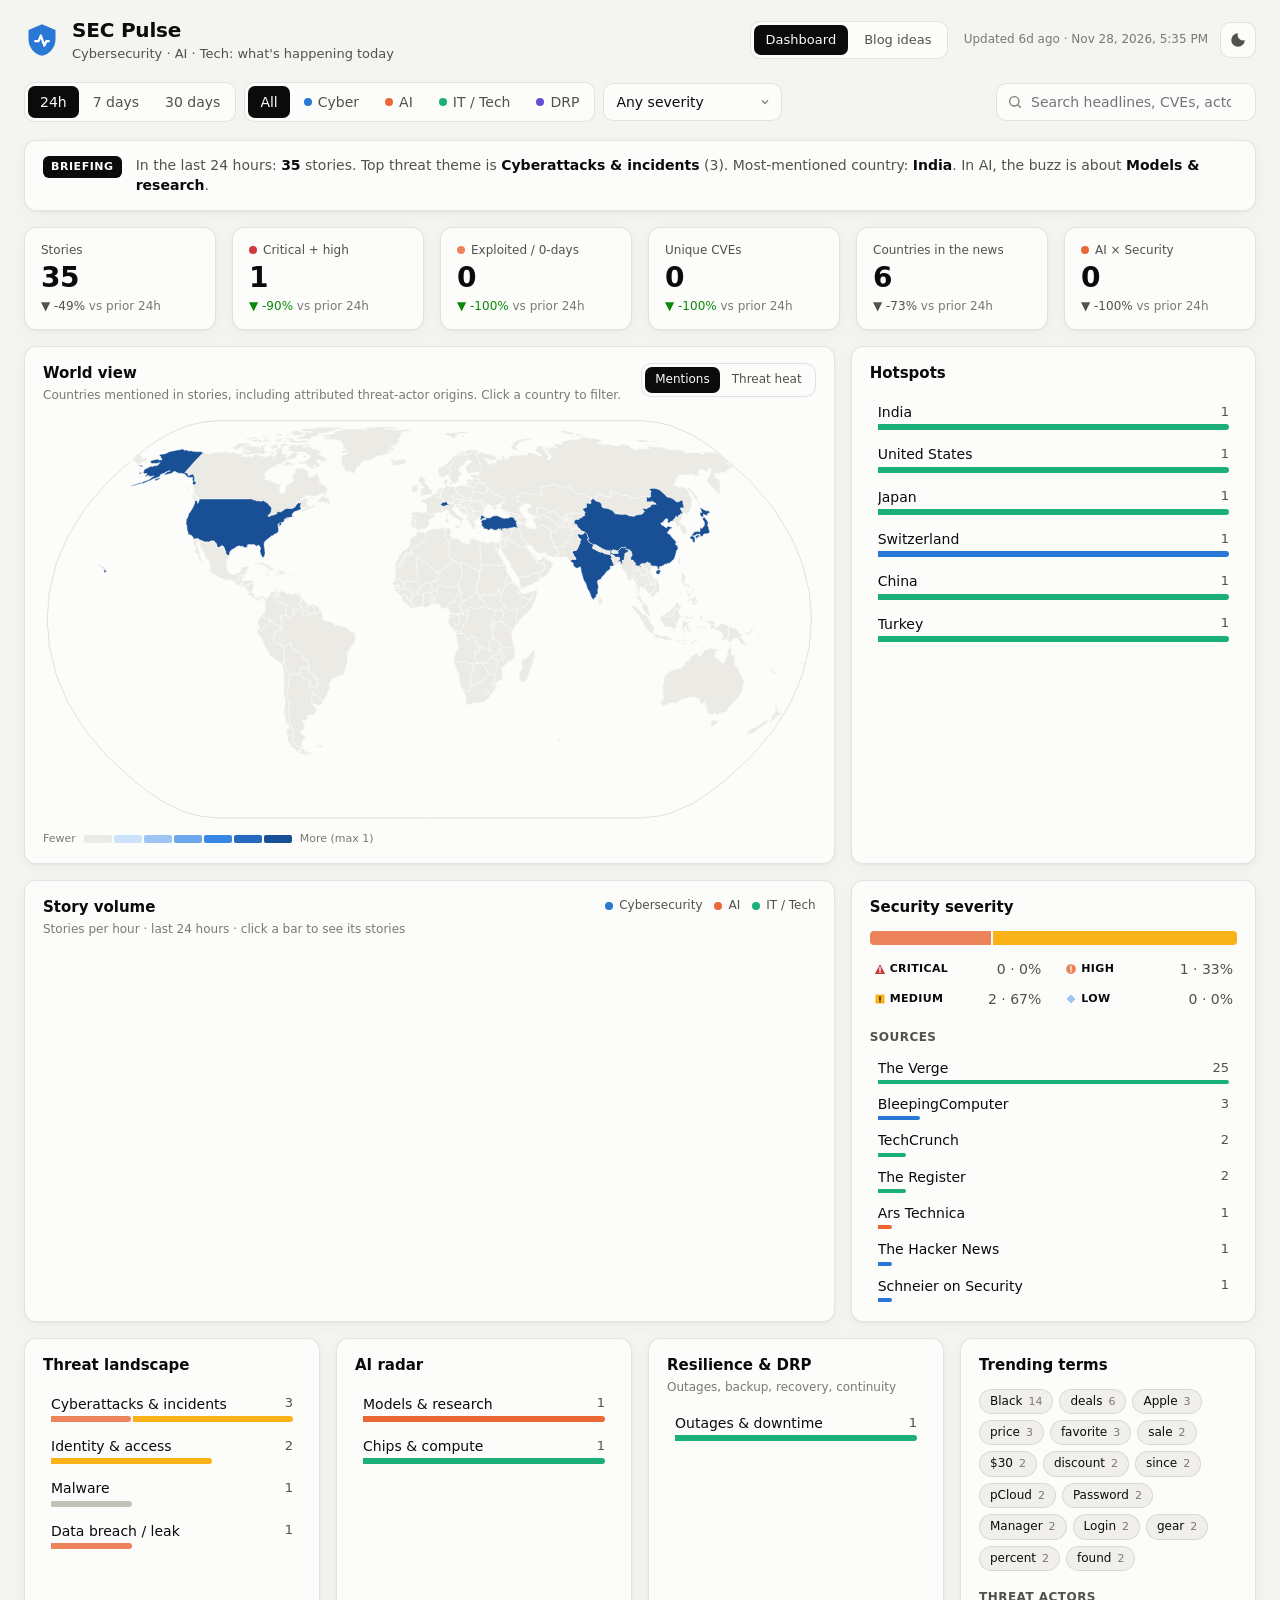
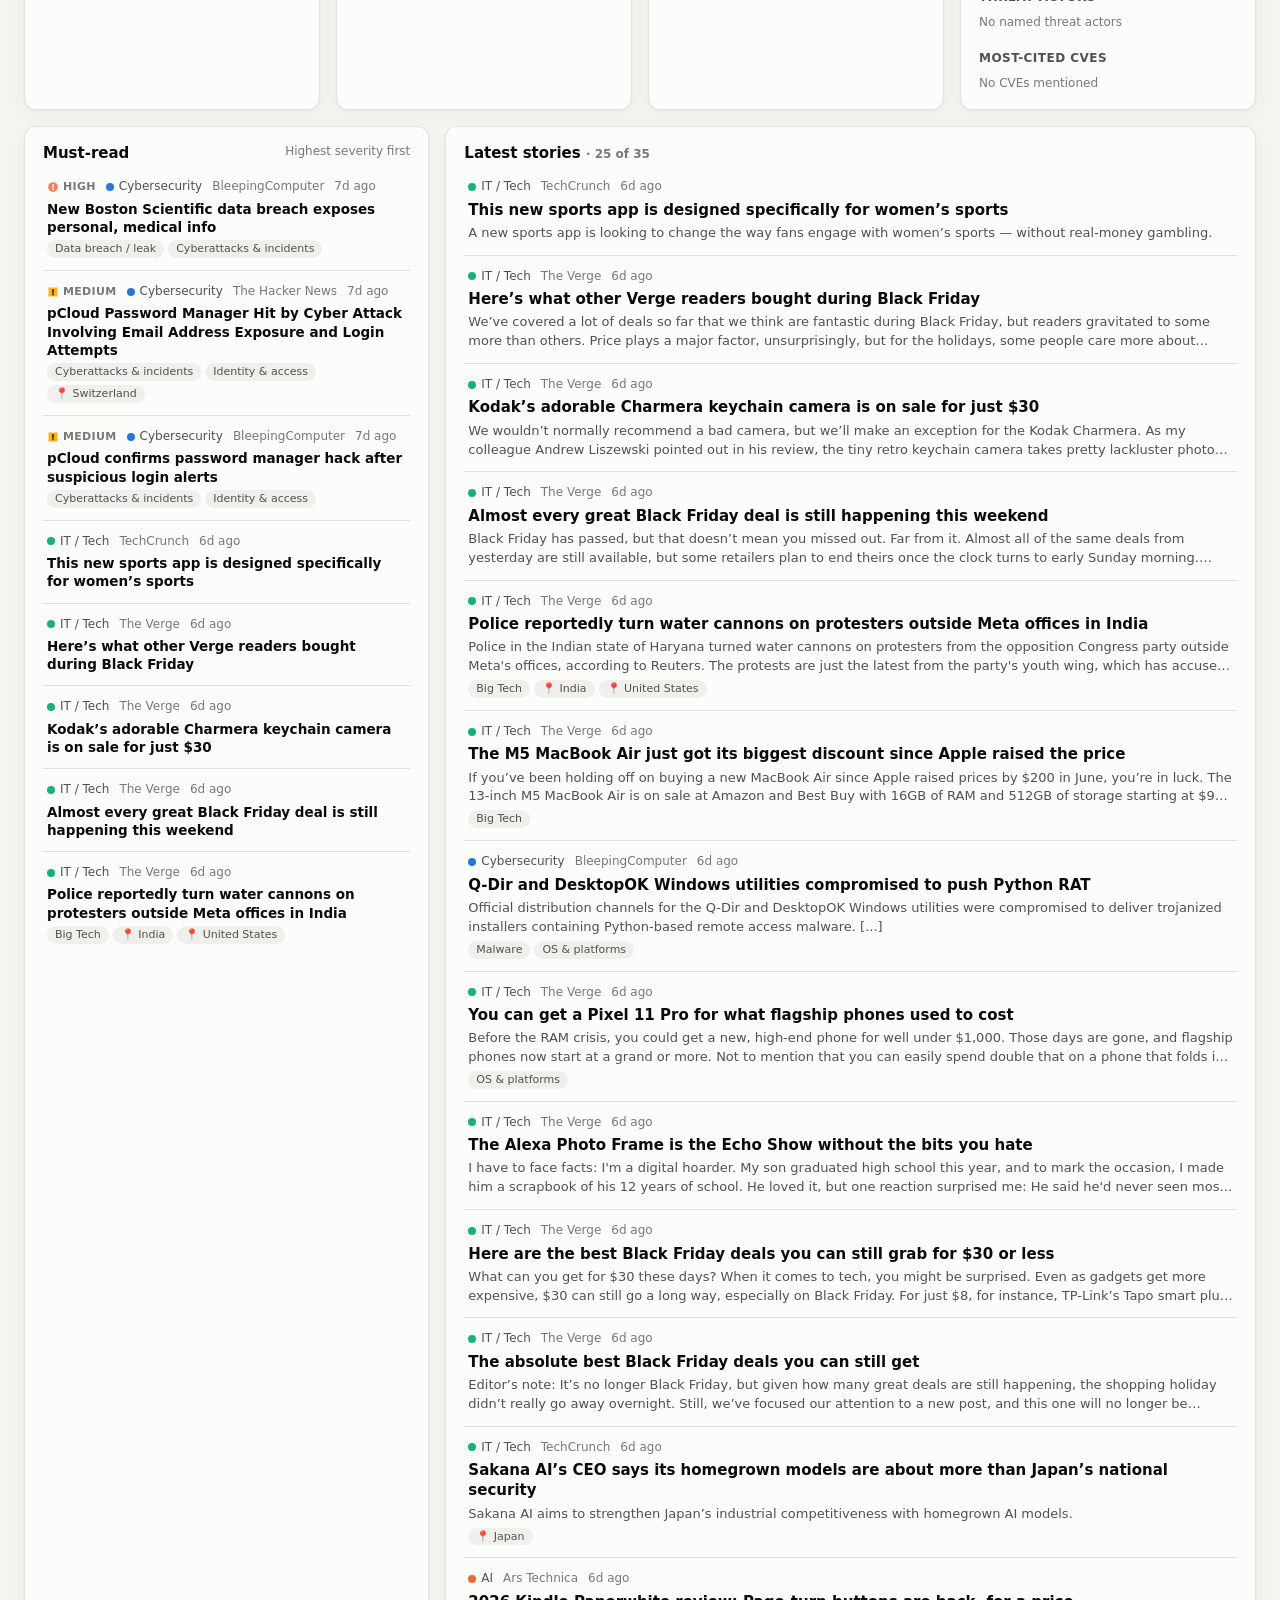
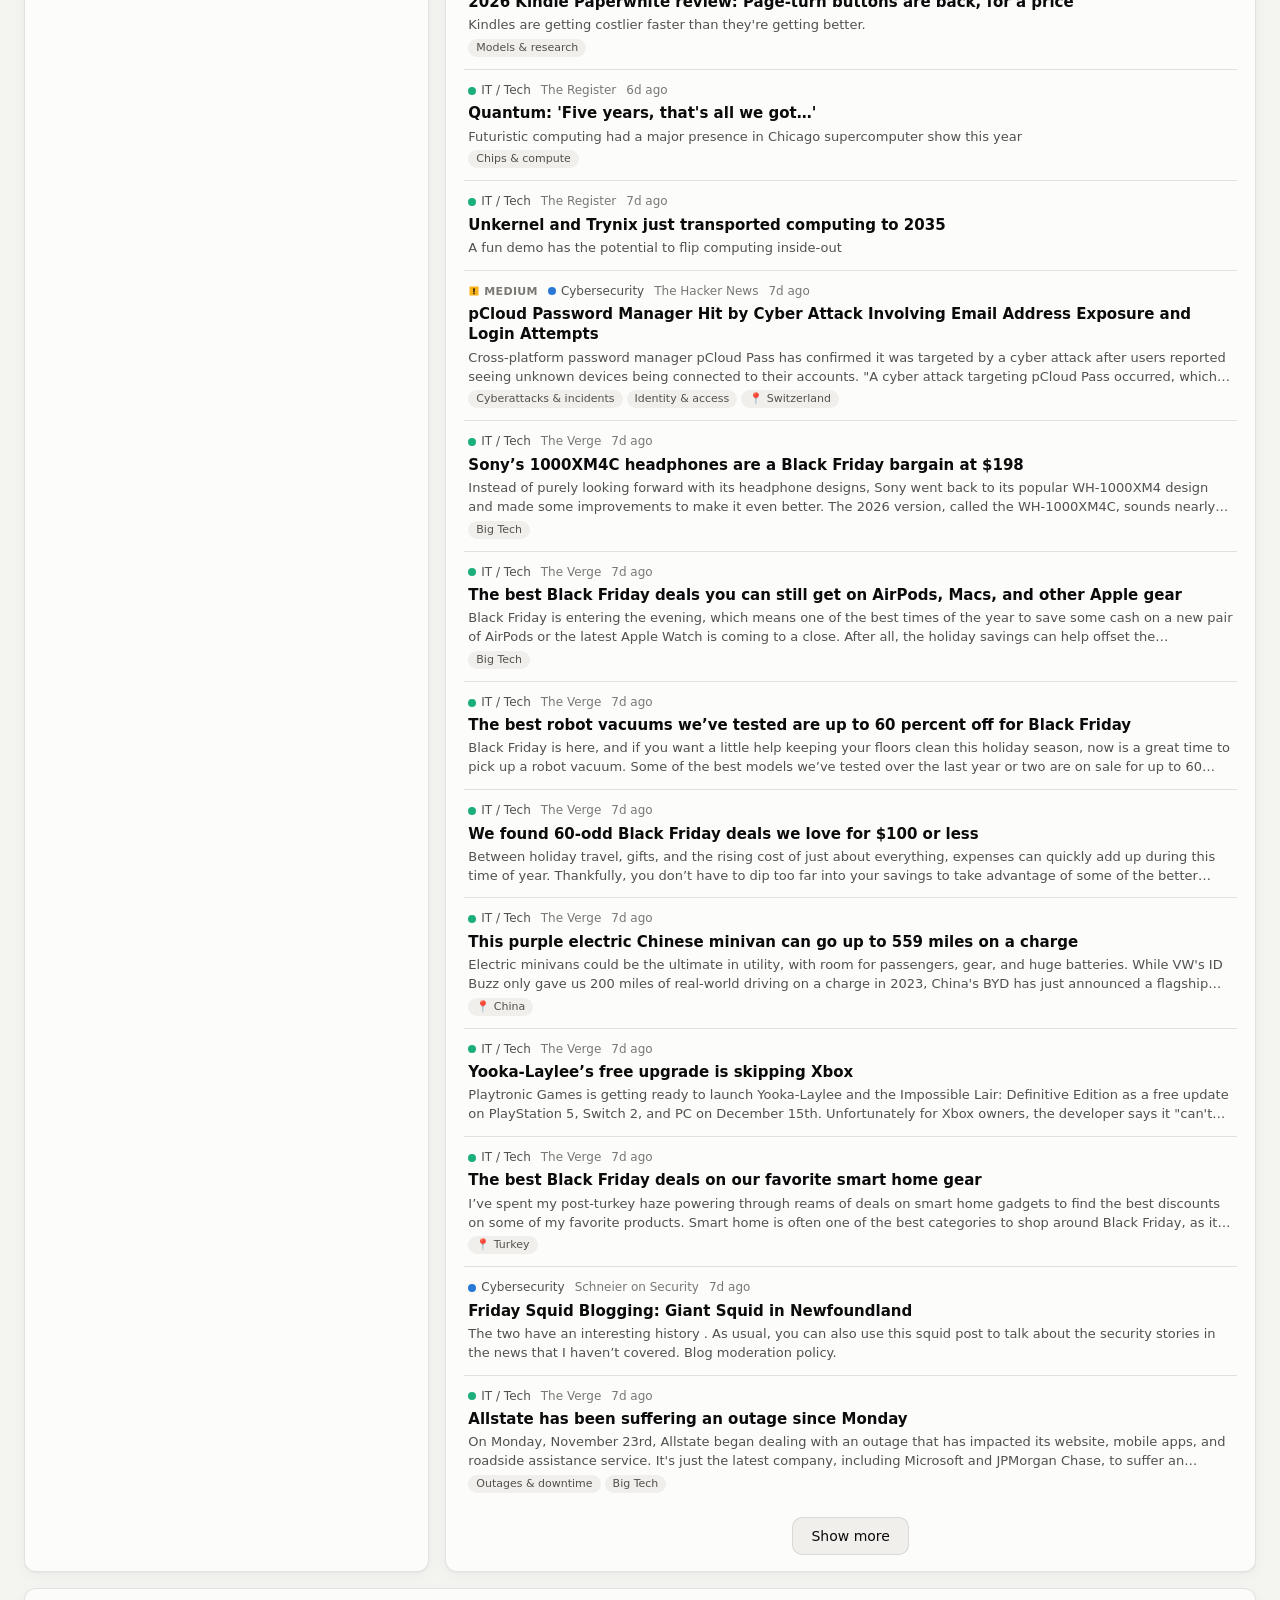
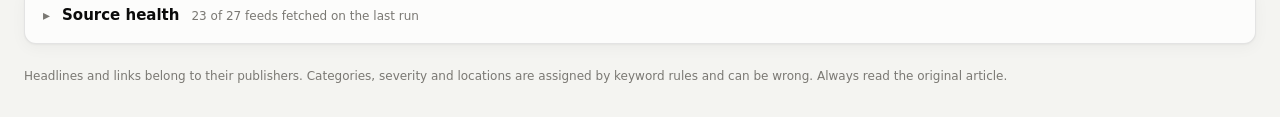
<file: docs/index.html>
<!doctype html>
<html lang="en">
<head>
  <meta charset="utf-8">
  <meta name="viewport" content="width=device-width, initial-scale=1">
  <title>SEC Pulse</title>
  <meta name="description" content="Daily dashboard of cybersecurity, AI and tech news from major sources, with statistics and a world map.">
  <link rel="icon" href="data:image/svg+xml,%3Csvg xmlns='http://www.w3.org/2000/svg' viewBox='0 0 32 32'%3E%3Cpath d='M16 2 4 7v8c0 7.5 5.1 13.4 12 15 6.9-1.6 12-7.5 12-15V7z' fill='%232a78d6'/%3E%3Cpath d='M10 17h3l2-5 3 9 2-4h2' fill='none' stroke='white' stroke-width='2' stroke-linecap='round' stroke-linejoin='round'/%3E%3C/svg%3E">
  <link rel="stylesheet" href="css/style.css">
  <script>
    try { const t = localStorage.getItem("sec-theme"); if (t) document.documentElement.dataset.theme = t; } catch (e) {}
  </script>
</head>
<body>
  <header class="topbar">
    <div class="brand">
      <svg viewBox="0 0 32 32" aria-hidden="true"><path d="M16 2 4 7v8c0 7.5 5.1 13.4 12 15 6.9-1.6 12-7.5 12-15V7z" fill="var(--series-cyber)"/><path d="M10 17h3l2-5 3 9 2-4h2" fill="none" stroke="#fff" stroke-width="2" stroke-linecap="round" stroke-linejoin="round"/></svg>
      <div>
        <h1>SEC Pulse</h1>
        <p class="sub">Cybersecurity · AI · Tech: what's happening today</p>
      </div>
    </div>
    <nav class="pages" aria-label="Pages">
      <a href="./" class="active" aria-current="page">Dashboard</a>
      <a href="ideas.html">Blog ideas</a>
    </nav>
    <div class="topbar-right">
      <span id="updated" class="muted">Loading…</span>
      <button id="theme-toggle" class="icon-btn" type="button" aria-label="Toggle dark mode" title="Toggle dark mode">
        <svg viewBox="0 0 24 24" aria-hidden="true"><path d="M12 3a9 9 0 1 0 9 9 7 7 0 0 1-9-9z" fill="currentColor"/></svg>
      </button>
    </div>
  </header>

  <nav class="filters" aria-label="Filters">
    <div class="seg" role="group" aria-label="Time range" id="range">
      <button type="button" data-range="1" class="active">24h</button>
      <button type="button" data-range="7">7 days</button>
      <button type="button" data-range="30">30 days</button>
    </div>
    <div class="seg" role="group" aria-label="Category" id="category">
      <button type="button" data-cat="all" class="active">All</button>
      <button type="button" data-cat="cyber"><i class="dot cyber"></i>Cyber</button>
      <button type="button" data-cat="ai"><i class="dot ai"></i>AI</button>
      <button type="button" data-cat="tech"><i class="dot tech"></i>IT / Tech</button>
      <button type="button" data-cat="drp" title="Resilience, disaster recovery and business continuity stories from any category"><i class="dot drp"></i>DRP</button>
    </div>
    <label class="select">
      <span class="visually-hidden">Minimum severity</span>
      <select id="severity">
        <option value="">Any severity</option>
        <option value="critical">Critical only</option>
        <option value="high">High and above</option>
        <option value="medium">Medium and above</option>
      </select>
    </label>
    <div id="active-filters" class="chips"></div>
    <label class="search">
      <span class="visually-hidden">Search headlines</span>
      <svg viewBox="0 0 24 24" aria-hidden="true"><circle cx="11" cy="11" r="7" fill="none" stroke="currentColor" stroke-width="2"/><path d="m20 20-3.5-3.5" stroke="currentColor" stroke-width="2" stroke-linecap="round"/></svg>
      <input id="search" type="search" placeholder="Search headlines, CVEs, actors…" autocomplete="off">
    </label>
  </nav>

  <main id="app">
    <section id="briefing" class="briefing card" aria-live="polite"></section>

    <section class="kpis" id="kpis" aria-label="Key figures"></section>

    <section class="grid two-one">
      <div class="card map-card">
        <div class="card-head">
          <div>
            <h2>World view</h2>
            <p class="muted small" id="map-caption">Countries mentioned in stories. Click a country to filter.</p>
          </div>
          <div class="seg small" role="group" aria-label="Map metric" id="map-metric">
            <button type="button" data-metric="mentions" class="active">Mentions</button>
            <button type="button" data-metric="heat">Threat heat</button>
          </div>
        </div>
        <div id="map" class="map" role="img" aria-label="World map of story mentions"></div>
        <div id="map-legend" class="map-legend"></div>
      </div>
      <div class="card">
        <div class="card-head"><h2>Hotspots</h2></div>
        <ol id="countries" class="barlist"></ol>
      </div>
    </section>

    <section class="grid two-one">
      <div class="card">
        <div class="card-head">
          <div>
            <h2>Story volume</h2>
            <p class="muted small" id="timeline-caption"></p>
          </div>
          <div class="legend" id="timeline-legend"></div>
        </div>
        <div class="chart-box"><canvas id="timeline" aria-label="Stories over time by category"></canvas></div>
      </div>
      <div class="card">
        <div class="card-head"><h2>Security severity</h2></div>
        <div id="severity-bar" class="stackbar"></div>
        <ul id="severity-legend" class="sev-legend"></ul>
        <h3 class="mini-title">Sources</h3>
        <ol id="sources-top" class="barlist compact"></ol>
      </div>
    </section>

    <section class="grid four">
      <div class="card">
        <div class="card-head"><h2>Threat landscape</h2></div>
        <ol id="threats" class="barlist"></ol>
      </div>
      <div class="card">
        <div class="card-head"><h2>AI radar</h2></div>
        <ol id="ai-topics" class="barlist"></ol>
      </div>
      <div class="card">
        <div class="card-head"><div><h2>Resilience &amp; DRP</h2><p class="muted small">Outages, backup, recovery, continuity</p></div></div>
        <ol id="drp-topics" class="barlist"></ol>
      </div>
      <div class="card">
        <div class="card-head"><h2>Trending terms</h2></div>
        <div id="trending" class="cloud"></div>
        <h3 class="mini-title">Threat actors</h3>
        <div id="actors" class="cloud"></div>
        <h3 class="mini-title">Most-cited CVEs</h3>
        <div id="cves" class="cloud"></div>
      </div>
    </section>

    <section class="grid one-two">
      <div class="card">
        <div class="card-head"><h2>Must-read</h2><span class="muted small">Highest severity first</span></div>
        <ol id="top-stories" class="stories compact"></ol>
      </div>
      <div class="card">
        <div class="card-head">
          <h2>Latest stories <span id="feed-count" class="muted small"></span></h2>
        </div>
        <ol id="feed" class="stories"></ol>
        <button id="more" type="button" class="more" hidden>Show more</button>
      </div>
    </section>

    <section class="card">
      <details>
        <summary><h2>Source health</h2><span class="muted small" id="source-summary"></span></summary>
        <div class="table-wrap"><table id="sources-table"><thead><tr><th>Source</th><th>Focus</th><th>Status</th><th class="num">Stories (window)</th></tr></thead><tbody></tbody></table></div>
      </details>
    </section>
  </main>

  <footer class="footer muted small">
    Headlines and links belong to their publishers. Categories, severity and locations are assigned by keyword rules and can be wrong. Always read the original article.
  </footer>

  <div id="drawer-backdrop" class="drawer-backdrop" hidden></div>
  <aside id="drawer" class="drawer" aria-labelledby="drawer-title" aria-hidden="true" tabindex="-1">
    <div class="drawer-head">
      <div>
        <p class="muted small" id="drawer-kicker">Selection</p>
        <h2 id="drawer-title">Stories</h2>
      </div>
      <button id="drawer-close" class="icon-btn" type="button" aria-label="Close panel">
        <svg viewBox="0 0 24 24" aria-hidden="true"><path d="M6 6l12 12M18 6 6 18" stroke="currentColor" stroke-width="2" stroke-linecap="round"/></svg>
      </button>
    </div>
    <div id="drawer-body" class="drawer-body"></div>
  </aside>

  <div id="tooltip" class="tooltip" role="tooltip" hidden></div>

  <script src="vendor/d3.min.js"></script>
  <script src="vendor/topojson-client.min.js"></script>
  <script src="vendor/chart.umd.js"></script>
  <script src="js/app.js"></script>
</body>
</html>
</file>
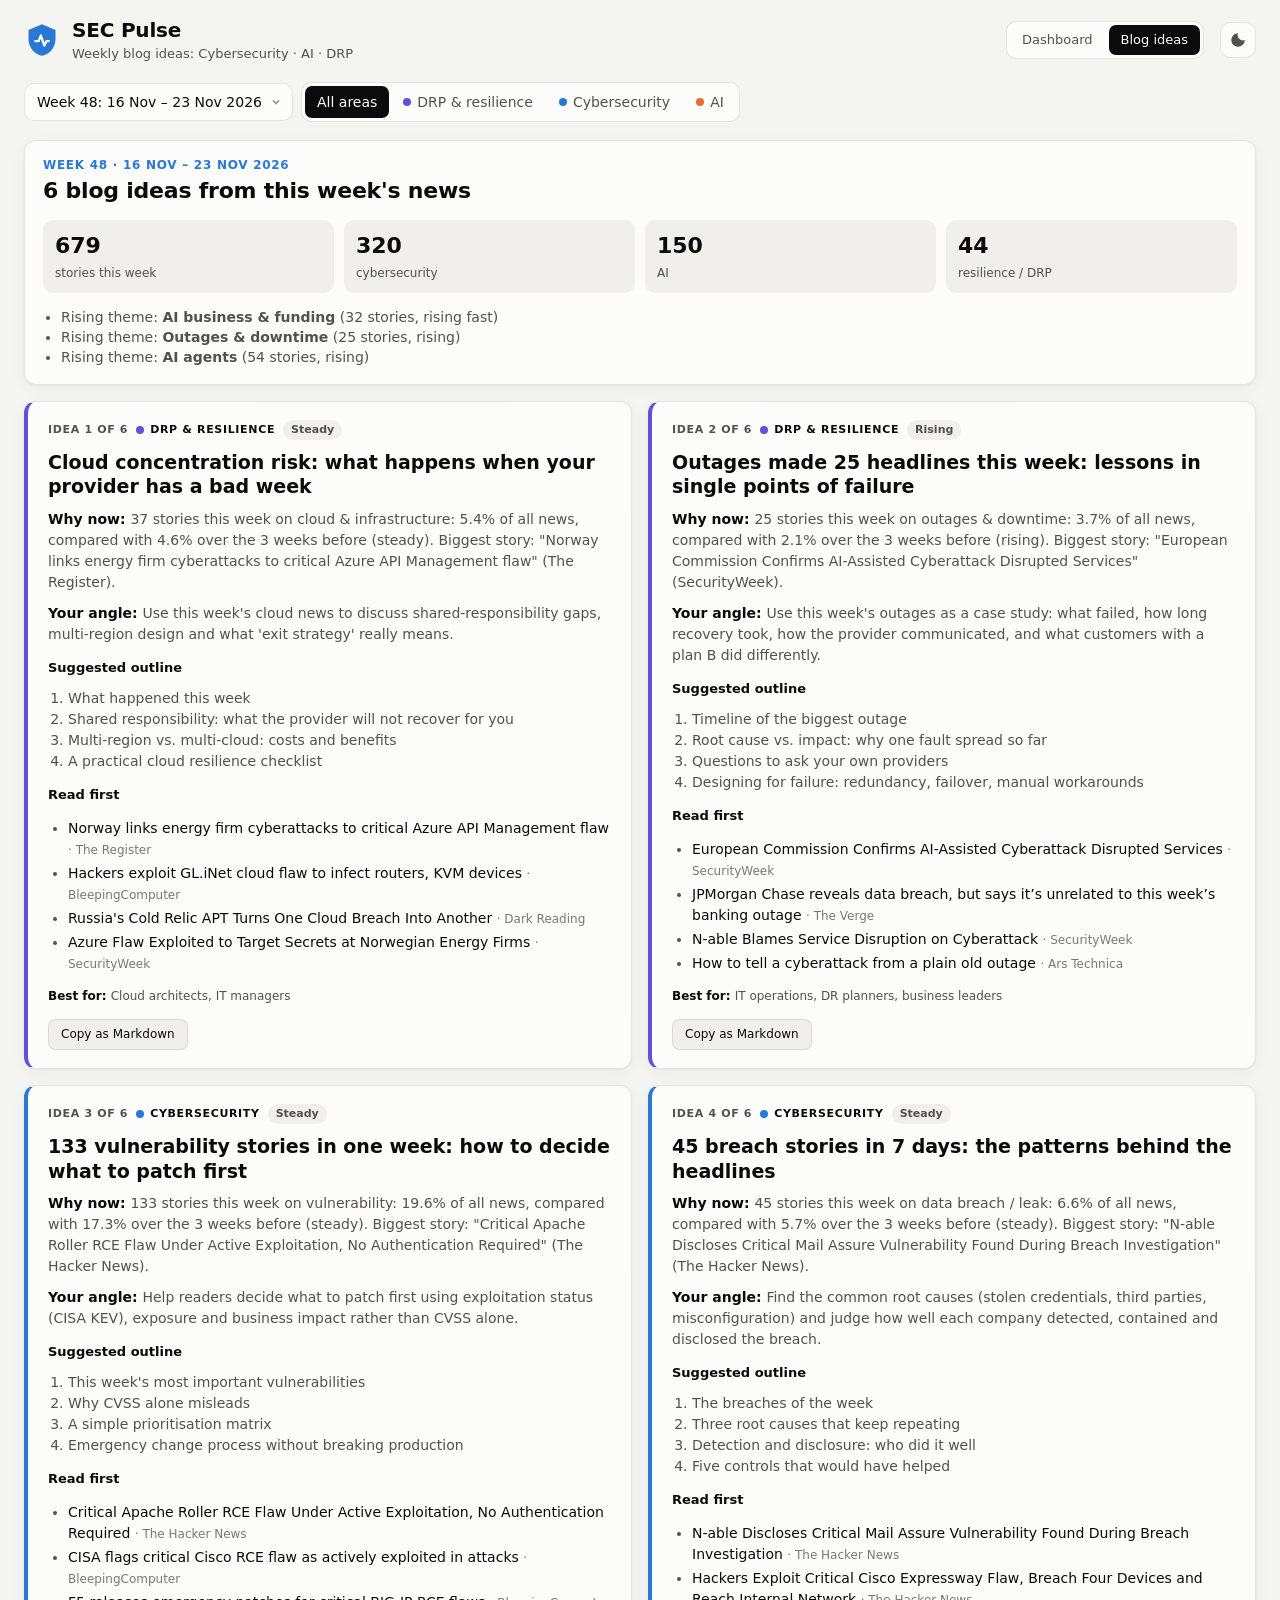
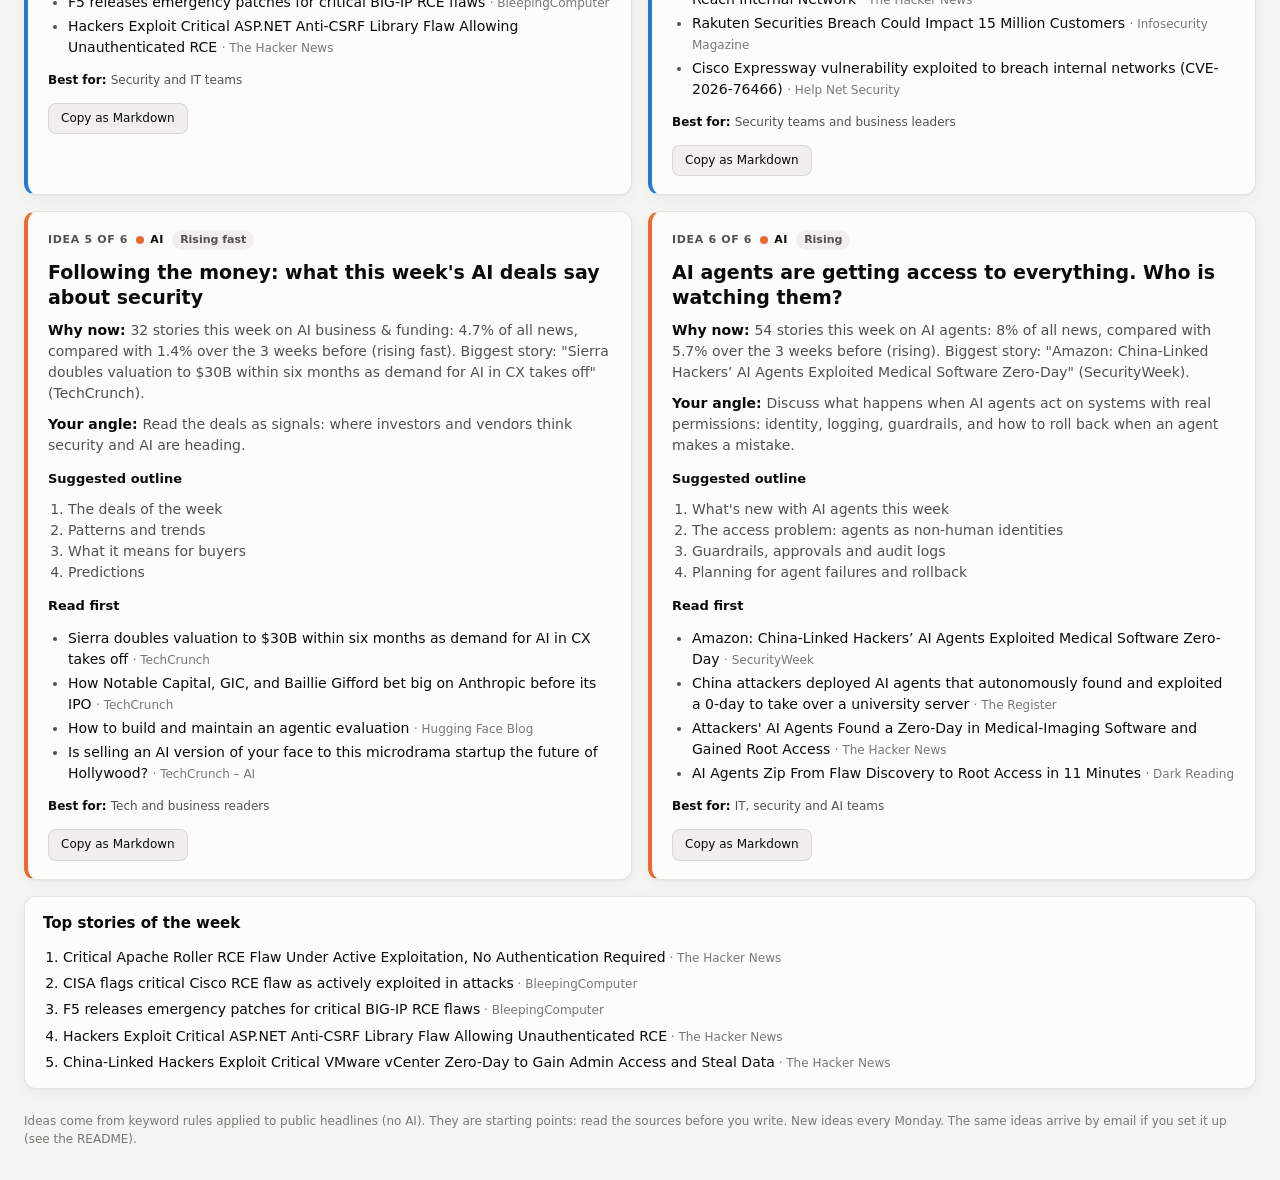
<file: docs/ideas.html>
<!doctype html>
<html lang="en">
<head>
  <meta charset="utf-8">
  <meta name="viewport" content="width=device-width, initial-scale=1">
  <title>SEC Pulse Ideas</title>
  <meta name="description" content="Weekly blog ideas on cybersecurity, AI and disaster-recovery planning, based on the week's news.">
  <link rel="icon" href="data:image/svg+xml,%3Csvg xmlns='http://www.w3.org/2000/svg' viewBox='0 0 32 32'%3E%3Cpath d='M16 2 4 7v8c0 7.5 5.1 13.4 12 15 6.9-1.6 12-7.5 12-15V7z' fill='%232a78d6'/%3E%3Cpath d='M10 17h3l2-5 3 9 2-4h2' fill='none' stroke='white' stroke-width='2' stroke-linecap='round' stroke-linejoin='round'/%3E%3C/svg%3E">
  <link rel="stylesheet" href="css/style.css">
  <link rel="stylesheet" href="css/ideas.css">
  <script>
    try { const t = localStorage.getItem("sec-theme"); if (t) document.documentElement.dataset.theme = t; } catch (e) {}
  </script>
</head>
<body>
  <header class="topbar">
    <div class="brand">
      <svg viewBox="0 0 32 32" aria-hidden="true"><path d="M16 2 4 7v8c0 7.5 5.1 13.4 12 15 6.9-1.6 12-7.5 12-15V7z" fill="var(--series-cyber)"/><path d="M10 17h3l2-5 3 9 2-4h2" fill="none" stroke="#fff" stroke-width="2" stroke-linecap="round" stroke-linejoin="round"/></svg>
      <div>
        <h1>SEC Pulse</h1>
        <p class="sub">Weekly blog ideas: Cybersecurity · AI · DRP</p>
      </div>
    </div>
    <nav class="pages" aria-label="Pages">
      <a href="./">Dashboard</a>
      <a href="ideas.html" class="active" aria-current="page">Blog ideas</a>
    </nav>
    <div class="topbar-right">
      <button id="theme-toggle" class="icon-btn" type="button" aria-label="Toggle dark mode" title="Toggle dark mode">
        <svg viewBox="0 0 24 24" aria-hidden="true"><path d="M12 3a9 9 0 1 0 9 9 7 7 0 0 1-9-9z" fill="currentColor"/></svg>
      </button>
    </div>
  </header>

  <nav class="filters" aria-label="Filters">
    <label class="select">
      <span class="visually-hidden">Week</span>
      <select id="week"></select>
    </label>
    <div class="seg" role="group" aria-label="Area" id="area">
      <button type="button" data-area="all" class="active">All areas</button>
      <button type="button" data-area="drp"><i class="dot drp"></i>DRP &amp; resilience</button>
      <button type="button" data-area="cyber"><i class="dot cyber"></i>Cybersecurity</button>
      <button type="button" data-area="ai"><i class="dot ai"></i>AI</button>
    </div>
  </nav>

  <main id="ideas-app">
    <section class="card week-head" id="week-head" aria-live="polite"></section>
    <section id="ideas" class="ideas"></section>
    <section class="card">
      <div class="card-head"><h2>Top stories of the week</h2></div>
      <ol id="top-stories" class="plain-list"></ol>
    </section>
  </main>

  <footer class="footer muted small">
    Ideas come from keyword rules applied to public headlines (no AI). They are starting points: read the sources before you write.
    New ideas every Monday. The same ideas arrive by email if you set it up (see the README).
  </footer>

  <script src="js/ideas.js"></script>
</body>
</html>
</file>
<file: docs/css/style.css>
/* ---------- Tokens ---------- */
:root {
  color-scheme: light;
  --page: #f4f4f1;
  --surface: #fcfcfb;
  --surface-2: #f0efec;
  --text: #0b0b0b;
  --text-2: #52514e;
  --muted: #7a7873;
  --grid: #e1e0d9;
  --axis: #c3c2b7;
  --border: rgba(11, 11, 11, 0.10);
  --hover: rgba(11, 11, 11, 0.05);

  --series-cyber: #2a78d6;
  --series-ai: #eb6834;
  --series-tech: #1baf7a;
  --series-drp: #6250d6;

  --sev-critical: #d03b3b;
  --sev-high: #ec835a;
  --sev-medium: #fab219;
  --sev-low: #9ec5f4;
  --sev-info: #c3c2b7;

  --seq-0: #ebeae5;
  --seq-1: #cde2fb;
  --seq-2: #9ec5f4;
  --seq-3: #6da7ec;
  --seq-4: #3987e5;
  --seq-5: #256abf;
  --seq-6: #184f95;
  --map-stroke: #fcfcfb;
  --accent: #2a78d6;

  --radius: 12px;
  --shadow: 0 1px 2px rgba(0, 0, 0, 0.04), 0 4px 16px rgba(0, 0, 0, 0.04);
  font-family: system-ui, -apple-system, "Segoe UI", Roboto, sans-serif;
}

@media (prefers-color-scheme: dark) {
  :root:not([data-theme="light"]) {
    color-scheme: dark;
    --page: #0d0d0d;
    --surface: #1a1a19;
    --surface-2: #232321;
    --text: #f0efec;
    --text-2: #c3c2b7;
    --muted: #8f8d86;
    --grid: #2c2c2a;
    --axis: #383835;
    --border: rgba(255, 255, 255, 0.10);
    --hover: rgba(255, 255, 255, 0.06);
    --series-cyber: #3987e5;
    --series-ai: #d95926;
    --series-tech: #199e70;
    --series-drp: #9085e9;
    --sev-low: #5598e7;
    --sev-info: #4a4a46;
    --seq-0: #262624;
    --seq-1: #0d366b;
    --seq-2: #184f95;
    --seq-3: #256abf;
    --seq-4: #3987e5;
    --seq-5: #6da7ec;
    --seq-6: #b7d3f6;
    --map-stroke: #1a1a19;
    --accent: #5598e7;
    --shadow: none;
  }
}
:root[data-theme="dark"] {
  color-scheme: dark;
  --page: #0d0d0d;
  --surface: #1a1a19;
  --surface-2: #232321;
  --text: #f0efec;
  --text-2: #c3c2b7;
  --muted: #8f8d86;
  --grid: #2c2c2a;
  --axis: #383835;
  --border: rgba(255, 255, 255, 0.10);
  --hover: rgba(255, 255, 255, 0.06);
  --series-cyber: #3987e5;
  --series-ai: #d95926;
  --series-tech: #199e70;
  --series-drp: #9085e9;
  --sev-low: #5598e7;
  --sev-info: #4a4a46;
  --seq-0: #262624;
  --seq-1: #0d366b;
  --seq-2: #184f95;
  --seq-3: #256abf;
  --seq-4: #3987e5;
  --seq-5: #6da7ec;
  --seq-6: #b7d3f6;
  --map-stroke: #1a1a19;
  --accent: #5598e7;
  --shadow: none;
}

/* ---------- Base ---------- */
* { box-sizing: border-box; }
html, body { margin: 0; }
body { background: var(--page); color: var(--text); font-size: 14px; line-height: 1.45; -webkit-font-smoothing: antialiased; }
a { color: inherit; }
h1, h2, h3 { margin: 0; font-weight: 600; }
h2 { font-size: 15px; }
button, input, select { font: inherit; color: inherit; }
.muted { color: var(--muted); }
.small { font-size: 12px; }
.num, .tabular { font-variant-numeric: tabular-nums; }
.visually-hidden { position: absolute; width: 1px; height: 1px; overflow: hidden; clip: rect(0 0 0 0); white-space: nowrap; }
:focus-visible { outline: 2px solid var(--accent); outline-offset: 2px; border-radius: 6px; }

/* ---------- Top bar & filters ---------- */
.topbar { display: flex; align-items: center; justify-content: space-between; gap: 16px; padding: 16px 24px 8px; max-width: 1480px; margin: 0 auto; }
.brand { display: flex; align-items: center; gap: 12px; }
.brand svg { width: 36px; height: 36px; flex: none; }
.brand h1 { font-size: 20px; letter-spacing: -0.01em; }
.brand .sub { margin: 0; color: var(--text-2); font-size: 13px; }
.topbar-right { display: flex; align-items: center; gap: 12px; font-size: 12px; text-align: right; }
.icon-btn { width: 36px; height: 36px; display: grid; place-items: center; border-radius: 10px; border: 1px solid var(--border); background: var(--surface); cursor: pointer; color: var(--text-2); }
.icon-btn svg { width: 18px; height: 18px; }
.icon-btn:hover { background: var(--hover); }

.filters { position: sticky; top: 0; z-index: 20; display: flex; flex-wrap: wrap; align-items: center; gap: 8px; padding: 10px 24px; max-width: 1480px; margin: 0 auto; background: color-mix(in srgb, var(--page) 88%, transparent); backdrop-filter: blur(8px); }
.seg { display: inline-flex; background: var(--surface); border: 1px solid var(--border); border-radius: 10px; padding: 3px; gap: 2px; }
.seg button { border: 0; background: transparent; padding: 6px 12px; border-radius: 7px; cursor: pointer; color: var(--text-2); display: inline-flex; align-items: center; gap: 6px; white-space: nowrap; }
.seg button:hover { background: var(--hover); }
.seg button.active { background: var(--text); color: var(--surface); }
.seg.small button { padding: 4px 10px; font-size: 12px; }
.dot { width: 8px; height: 8px; border-radius: 50%; display: inline-block; flex: none; }
.dot.cyber { background: var(--series-cyber); }
.dot.ai { background: var(--series-ai); }
.dot.tech { background: var(--series-tech); }
.dot.drp { background: var(--series-drp); }
.select select { appearance: none; background: var(--surface) url("data:image/svg+xml,%3Csvg xmlns='http://www.w3.org/2000/svg' viewBox='0 0 12 12'%3E%3Cpath d='m3 4.5 3 3 3-3' fill='none' stroke='%23898781' stroke-width='1.5'/%3E%3C/svg%3E") no-repeat right 10px center / 12px; border: 1px solid var(--border); border-radius: 10px; padding: 8px 30px 8px 12px; cursor: pointer; }
.search { margin-left: auto; display: flex; align-items: center; gap: 8px; background: var(--surface); border: 1px solid var(--border); border-radius: 10px; padding: 0 10px; min-width: 260px; }
.search svg { width: 16px; height: 16px; color: var(--muted); flex: none; }
.search input { border: 0; background: transparent; padding: 8px 0; width: 100%; outline: none; }
.chips { display: flex; flex-wrap: wrap; gap: 6px; }
.chip { display: inline-flex; align-items: center; gap: 6px; padding: 5px 6px 5px 10px; border-radius: 999px; background: var(--surface); border: 1px solid var(--border); font-size: 12px; }
.chip button { border: 0; background: var(--hover); width: 18px; height: 18px; border-radius: 50%; cursor: pointer; line-height: 1; padding: 0; }

/* ---------- Layout ---------- */
main { max-width: 1480px; margin: 0 auto; padding: 8px 24px 24px; display: grid; gap: 16px; }
.grid { display: grid; gap: 16px; }
.grid.two-one { grid-template-columns: minmax(0, 2fr) minmax(0, 1fr); }
.grid.one-two { grid-template-columns: minmax(0, 1fr) minmax(0, 2fr); }
.grid.three { grid-template-columns: repeat(3, minmax(0, 1fr)); }
.grid.four { grid-template-columns: repeat(4, minmax(0, 1fr)); }
.card { background: var(--surface); border: 1px solid var(--border); border-radius: var(--radius); padding: 16px 18px; box-shadow: var(--shadow); min-width: 0; }
.card-head { display: flex; align-items: flex-start; justify-content: space-between; gap: 12px; margin-bottom: 12px; }
.card-head p { margin: 2px 0 0; }
.mini-title { font-size: 12px; font-weight: 600; color: var(--text-2); text-transform: uppercase; letter-spacing: 0.04em; margin: 18px 0 8px; }

/* ---------- Briefing ---------- */
.briefing { display: flex; gap: 14px; align-items: flex-start; padding: 14px 18px; }
.briefing .badge { flex: none; font-size: 11px; font-weight: 600; text-transform: uppercase; letter-spacing: 0.05em; background: var(--text); color: var(--surface); border-radius: 6px; padding: 3px 8px; margin-top: 1px; }
.briefing p { margin: 0; color: var(--text-2); font-size: 14px; }
.briefing strong { color: var(--text); font-weight: 600; }

/* ---------- KPI tiles ---------- */
.kpis { display: grid; grid-template-columns: repeat(6, minmax(0, 1fr)); gap: 16px; }
.kpi { background: var(--surface); border: 1px solid var(--border); border-radius: var(--radius); padding: 14px 16px; box-shadow: var(--shadow); min-width: 0; }
.kpi .label { color: var(--text-2); font-size: 12px; display: flex; align-items: center; gap: 6px; }
.kpi .value { font-size: 28px; font-weight: 600; letter-spacing: -0.02em; margin-top: 4px; line-height: 1.1; }
.kpi .delta { font-size: 12px; margin-top: 4px; color: var(--muted); }
.kpi .delta .up { color: var(--sev-critical); }
.kpi .delta .down { color: #0a8a0a; }
.kpi .delta .up.neutral, .kpi .delta .down.neutral { color: var(--text-2); }

/* ---------- Map ---------- */
.map { width: 100%; aspect-ratio: 1.9 / 1; position: relative; }
.map svg { width: 100%; height: 100%; display: block; }
.map path.country { stroke: var(--map-stroke); stroke-width: 0.5; cursor: pointer; transition: opacity 0.15s; }
.map path.country:hover { stroke: var(--text); stroke-width: 1.2; }
.map path.country.selected { stroke: var(--text); stroke-width: 1.6; }
.map path.sphere { fill: none; stroke: var(--grid); }
.map-legend { display: flex; align-items: center; gap: 8px; margin-top: 8px; font-size: 11px; color: var(--muted); }
.map-legend .ramp { display: flex; gap: 2px; }
.map-legend .ramp span { width: 28px; height: 8px; border-radius: 2px; }

/* ---------- Bar lists ---------- */
.barlist { list-style: none; margin: 0; padding: 0; display: grid; gap: 4px; }
.barlist li { display: grid; grid-template-columns: minmax(0, 1fr) auto; gap: 2px 10px; padding: 5px 8px; border-radius: 8px; cursor: pointer; align-items: center; }
.barlist li:hover, .barlist li.active { background: var(--hover); }
.barlist li.active .name { font-weight: 600; }
.barlist .name { overflow: hidden; text-overflow: ellipsis; white-space: nowrap; }
.barlist .count { font-variant-numeric: tabular-nums; color: var(--text-2); font-size: 13px; }
.barlist .track { grid-column: 1 / -1; height: 6px; display: flex; gap: 2px; }
.barlist .track span { height: 100%; border-radius: 0 3px 3px 0; min-width: 2px; }
.barlist .track span + span { border-radius: 0 3px 3px 0; }
.barlist.compact li { padding: 3px 8px; }
.barlist.compact .track { height: 4px; }
.barlist .empty { color: var(--muted); cursor: default; }

/* ---------- Severity ---------- */
.stackbar { display: flex; gap: 2px; height: 14px; margin: 4px 0 12px; }
.stackbar span { height: 100%; min-width: 3px; }
.stackbar span:first-child { border-radius: 4px 0 0 4px; }
.stackbar span:last-child { border-radius: 0 4px 4px 0; }
.stackbar span:only-child { border-radius: 4px; }
.sev-legend { list-style: none; padding: 0; margin: 0; display: grid; grid-template-columns: 1fr 1fr; gap: 6px 16px; }
.sev-legend li { display: flex; align-items: center; gap: 8px; cursor: pointer; padding: 2px 4px; border-radius: 6px; }
.sev-legend li:hover { background: var(--hover); }
.sev-legend .n { margin-left: auto; font-variant-numeric: tabular-nums; color: var(--text-2); }
.sev { display: inline-flex; align-items: center; gap: 4px; font-size: 11px; font-weight: 600; text-transform: uppercase; letter-spacing: 0.03em; }
.sev svg { width: 12px; height: 12px; flex: none; }
.sev.critical svg { color: var(--sev-critical); }
.sev.high svg { color: var(--sev-high); }
.sev.medium svg { color: var(--sev-medium); }
.sev.low svg { color: var(--sev-low); }
.sev.info svg { color: var(--sev-info); }

/* ---------- Charts ---------- */
.chart-box { position: relative; height: 260px; }
.legend { display: flex; flex-wrap: wrap; gap: 12px; font-size: 12px; color: var(--text-2); }
.legend span { display: inline-flex; align-items: center; gap: 6px; }

/* ---------- Clouds ---------- */
.cloud { display: flex; flex-wrap: wrap; gap: 6px; }
.tag { border: 1px solid var(--border); background: var(--surface-2); border-radius: 999px; padding: 3px 10px; font-size: 12px; cursor: pointer; display: inline-flex; gap: 6px; align-items: baseline; }
.tag:hover { border-color: var(--axis); }
.tag .n { color: var(--muted); font-variant-numeric: tabular-nums; font-size: 11px; }
.cloud .none { color: var(--muted); font-size: 12px; }

/* ---------- Stories ---------- */
.stories { list-style: none; padding: 0; margin: 0; display: grid; }
.story { padding: 12px 4px; border-top: 1px solid var(--grid); display: grid; gap: 4px; }
.story:first-child { border-top: 0; padding-top: 2px; }
.story .meta { display: flex; flex-wrap: wrap; align-items: center; gap: 4px 10px; font-size: 12px; color: var(--muted); }
.story .meta .cat { display: inline-flex; align-items: center; gap: 5px; color: var(--text-2); }
.story a.title { font-weight: 600; font-size: 15px; text-decoration: none; line-height: 1.35; }
.story a.title:hover { text-decoration: underline; text-underline-offset: 2px; }
.story .summary { color: var(--text-2); margin: 0; font-size: 13px; display: -webkit-box; -webkit-line-clamp: 2; -webkit-box-orient: vertical; overflow: hidden; }
.story .tags { display: flex; flex-wrap: wrap; gap: 4px; }
.story .tags span { font-size: 11px; padding: 1px 8px; border-radius: 999px; background: var(--surface-2); color: var(--text-2); cursor: pointer; }
.story .tags span:hover { background: var(--hover); }
.stories.compact .story a.title { font-size: 13.5px; }
.stories.compact .summary { display: none; }
.more { margin: 12px auto 0; display: block; padding: 8px 18px; border: 1px solid var(--border); border-radius: 10px; background: var(--surface-2); cursor: pointer; }
.more:hover { background: var(--hover); }
.empty-state { color: var(--muted); padding: 24px 0; text-align: center; }

/* ---------- Table ---------- */
details summary { display: flex; align-items: baseline; gap: 12px; cursor: pointer; list-style: none; }
details summary::-webkit-details-marker { display: none; }
details summary::before { content: "▸"; color: var(--muted); }
details[open] summary::before { content: "▾"; }
.table-wrap { overflow-x: auto; margin-top: 12px; }
table { width: 100%; border-collapse: collapse; font-size: 13px; }
th, td { text-align: left; padding: 7px 10px; border-bottom: 1px solid var(--grid); }
th { color: var(--text-2); font-weight: 600; font-size: 12px; }
td.num, th.num { text-align: right; font-variant-numeric: tabular-nums; }
.status-ok { color: #0a8a0a; }
.status-err { color: var(--sev-critical); }

/* ---------- Tooltip ---------- */
.tooltip { position: fixed; z-index: 50; pointer-events: none; background: var(--surface); color: var(--text); border: 1px solid var(--border); border-radius: 8px; padding: 8px 10px; font-size: 12px; box-shadow: 0 6px 24px rgba(0, 0, 0, 0.18); max-width: 260px; }
.tooltip strong { display: block; margin-bottom: 2px; font-size: 13px; }
.tooltip .row { display: flex; justify-content: space-between; gap: 16px; color: var(--text-2); }
.tooltip .row b { color: var(--text); font-variant-numeric: tabular-nums; font-weight: 600; }

/* ---------- Page nav ---------- */
.pages { display: inline-flex; gap: 4px; background: var(--surface); border: 1px solid var(--border); border-radius: 10px; padding: 3px; margin-left: auto; }
.pages a { text-decoration: none; padding: 6px 12px; border-radius: 7px; color: var(--text-2); font-size: 13px; }
.pages a:hover { background: var(--hover); }
.pages a.active { background: var(--text); color: var(--surface); }

/* ---------- Clickable chart hints ---------- */
.stackbar span { cursor: pointer; }
.stackbar span:hover { filter: brightness(1.08); }
.stackbar span.dim, .barlist .track span.dim { opacity: 0.35; }
.hint { font-size: 11px; color: var(--muted); }

/* ---------- Drawer ---------- */
.drawer-backdrop { position: fixed; inset: 0; background: rgba(0, 0, 0, 0.28); z-index: 40; }
.drawer { position: fixed; top: 0; right: 0; bottom: 0; width: min(520px, 100vw); z-index: 45; background: var(--surface); border-left: 1px solid var(--border); box-shadow: -12px 0 40px rgba(0, 0, 0, 0.18); transform: translateX(100%); transition: transform 0.22s ease; display: flex; flex-direction: column; visibility: hidden; }
.drawer.open { transform: none; visibility: visible; }
.drawer-head { display: flex; justify-content: space-between; align-items: flex-start; gap: 12px; padding: 18px 20px 12px; border-bottom: 1px solid var(--grid); }
.drawer-head h2 { font-size: 18px; }
.drawer-head p { margin: 0 0 2px; }
.drawer-body { overflow-y: auto; padding: 14px 20px 24px; display: grid; gap: 16px; align-content: start; }
.drawer .facts { display: grid; grid-template-columns: repeat(3, minmax(0, 1fr)); gap: 8px; }
.drawer .fact { background: var(--surface-2); border-radius: 10px; padding: 10px 12px; }
.drawer .fact b { display: block; font-size: 20px; font-weight: 600; }
.drawer .fact span { font-size: 11px; color: var(--text-2); }
.drawer .mini-title { margin: 0 0 6px; }
@media (prefers-reduced-motion: reduce) { .drawer { transition: none; } }

.footer { max-width: 1480px; margin: 0 auto; padding: 0 24px 32px; }

/* ---------- Responsive ---------- */
@media (max-width: 1200px) {
  .kpis { grid-template-columns: repeat(3, minmax(0, 1fr)); }
  .grid.three, .grid.four { grid-template-columns: repeat(2, minmax(0, 1fr)); }
  .topbar { flex-wrap: wrap; }
}
@media (max-width: 900px) {
  .grid.two-one, .grid.one-two, .grid.three, .grid.four { grid-template-columns: minmax(0, 1fr); }
  .search { margin-left: 0; min-width: 0; flex: 1 1 100%; }
}
@media (max-width: 600px) {
  .topbar, .filters, main, .footer { padding-left: 16px; padding-right: 16px; }
  .kpis { grid-template-columns: repeat(2, minmax(0, 1fr)); gap: 10px; }
  .kpi .value { font-size: 24px; }
  .topbar-right #updated { display: none; }
  .filters { overflow-x: auto; flex-wrap: nowrap; }
  .filters .search { flex: 0 0 220px; }
  .sev-legend { grid-template-columns: 1fr; }
}
@media (forced-colors: active) {
  .seg button.active { outline: 2px solid CanvasText; }
}
</file>
<file: docs/css/ideas.css>
/* Blog ideas page (extends style.css) */
.week-head { display: grid; gap: 14px; }
.week-head h2 { font-size: 22px; letter-spacing: -0.01em; }
.week-head .kicker { font-size: 12px; font-weight: 600; text-transform: uppercase; letter-spacing: 0.06em; color: var(--accent); }
.week-head .facts { display: grid; grid-template-columns: repeat(4, minmax(0, 1fr)); gap: 10px; }
.week-head .fact { background: var(--surface-2); border-radius: 10px; padding: 10px 12px; }
.week-head .fact b { display: block; font-size: 22px; font-weight: 600; }
.week-head .fact span { font-size: 12px; color: var(--text-2); }
.week-head ul { margin: 0; padding-left: 18px; color: var(--text-2); }

.ideas { display: grid; grid-template-columns: repeat(2, minmax(0, 1fr)); gap: 16px; }
.idea { background: var(--surface); border: 1px solid var(--border); border-left: 4px solid var(--area, var(--accent)); border-radius: var(--radius); padding: 18px 20px; box-shadow: var(--shadow); display: grid; gap: 10px; align-content: start; min-width: 0; }
.idea[data-area="cyber"] { --area: var(--series-cyber); }
.idea[data-area="ai"] { --area: var(--series-ai); }
.idea[data-area="drp"] { --area: var(--series-drp); }
.idea .label { display: flex; flex-wrap: wrap; align-items: center; gap: 8px; font-size: 11px; font-weight: 700; text-transform: uppercase; letter-spacing: 0.06em; color: var(--text-2); }
.idea .label .area { display: inline-flex; align-items: center; gap: 6px; color: var(--text); }
.idea .trend { font-weight: 600; text-transform: none; letter-spacing: 0; background: var(--surface-2); border-radius: 999px; padding: 2px 8px; color: var(--text-2); }
.idea h3 { font-size: 19px; line-height: 1.3; margin: 0; }
.idea p { margin: 0; color: var(--text-2); line-height: 1.5; }
.idea p b, .idea h4 { color: var(--text); }
.idea h4 { font-size: 13px; margin: 4px 0 0; }
.idea ol, .idea ul { margin: 0; padding-left: 20px; color: var(--text-2); line-height: 1.5; }
.idea ul li { margin: 3px 0; }
.idea a { color: var(--text); text-decoration: none; }
.idea a:hover { text-decoration: underline; text-underline-offset: 2px; }
.idea .src { color: var(--muted); font-size: 12px; }
.idea .actions { display: flex; gap: 8px; margin-top: 4px; }
.idea .actions button { border: 1px solid var(--border); background: var(--surface-2); border-radius: 8px; padding: 6px 12px; cursor: pointer; font-size: 12px; }
.idea .actions button:hover { background: var(--hover); }
.plain-list { margin: 0; padding-left: 20px; display: grid; gap: 6px; }
.plain-list a { color: var(--text); text-decoration: none; font-weight: 500; }
.plain-list a:hover { text-decoration: underline; }
@media (max-width: 900px) {
  .ideas { grid-template-columns: minmax(0, 1fr); }
  .week-head .facts { grid-template-columns: repeat(2, minmax(0, 1fr)); }
}
</file>
